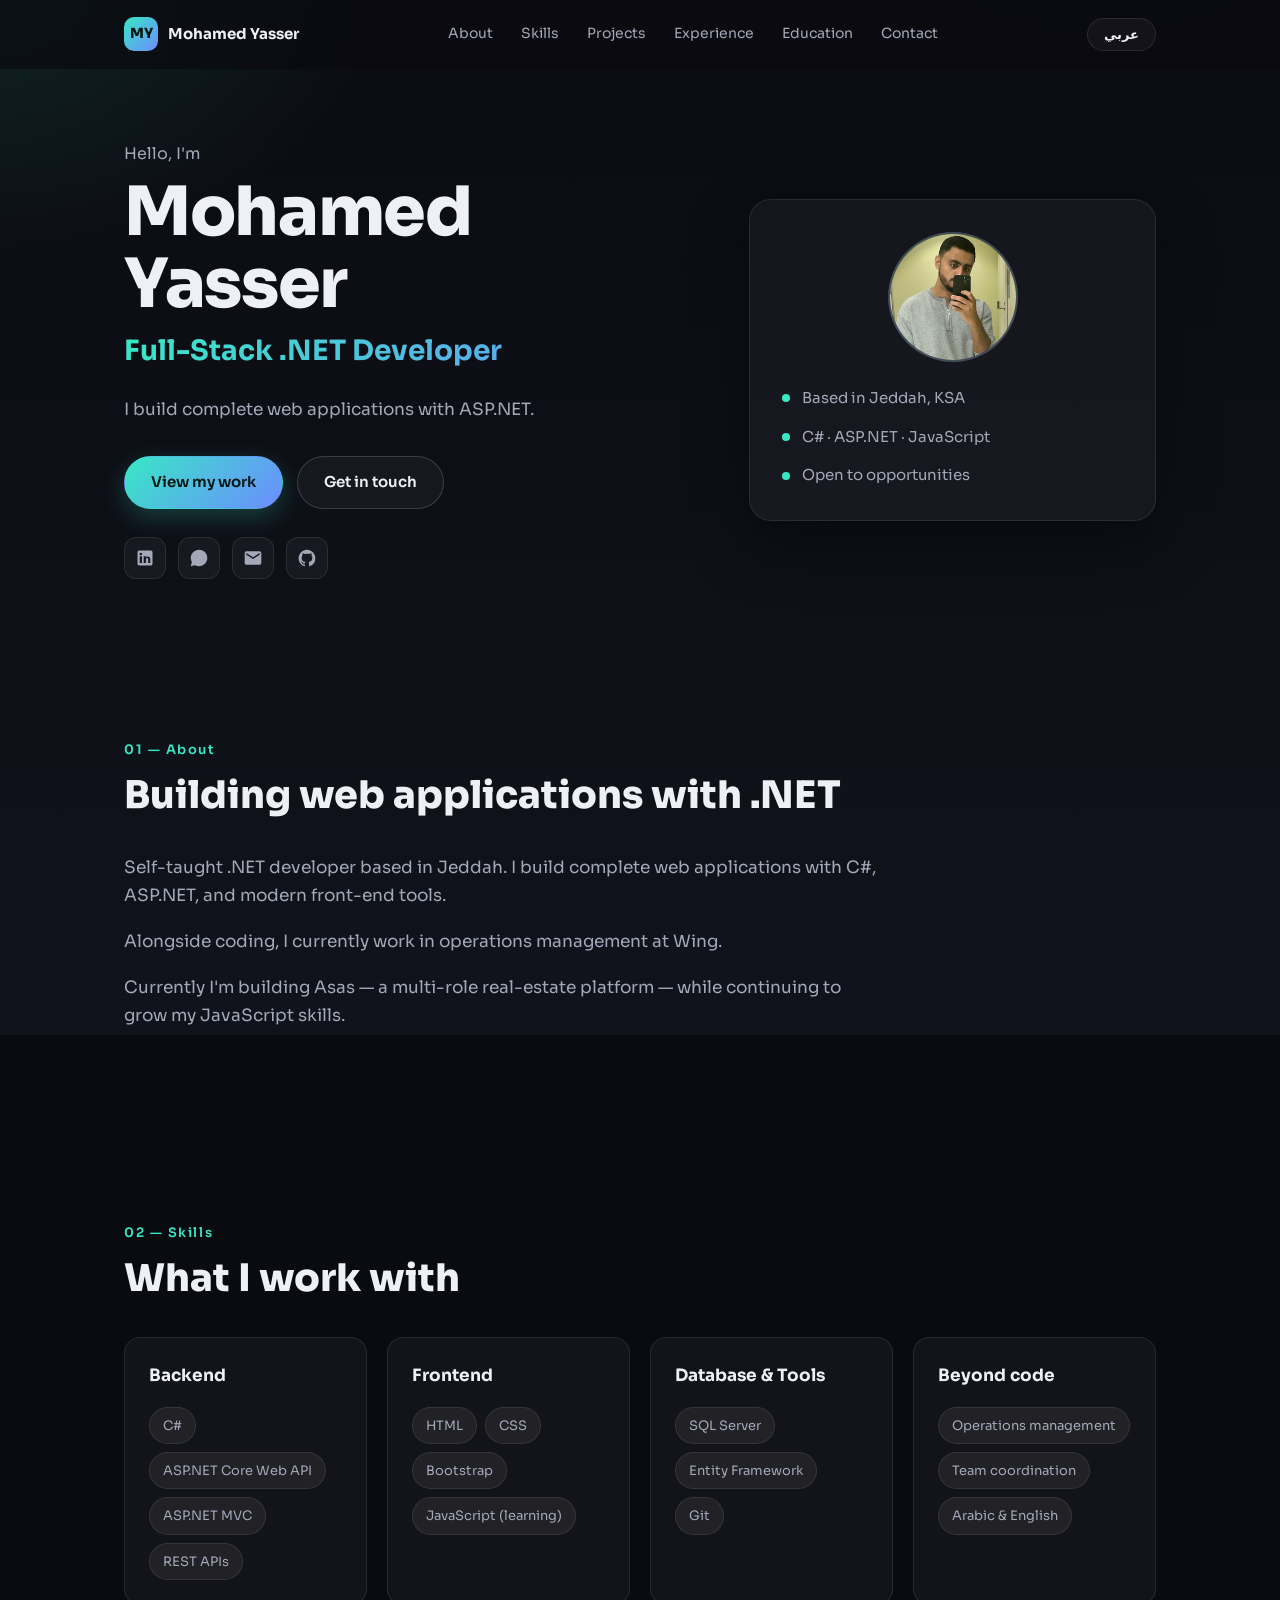
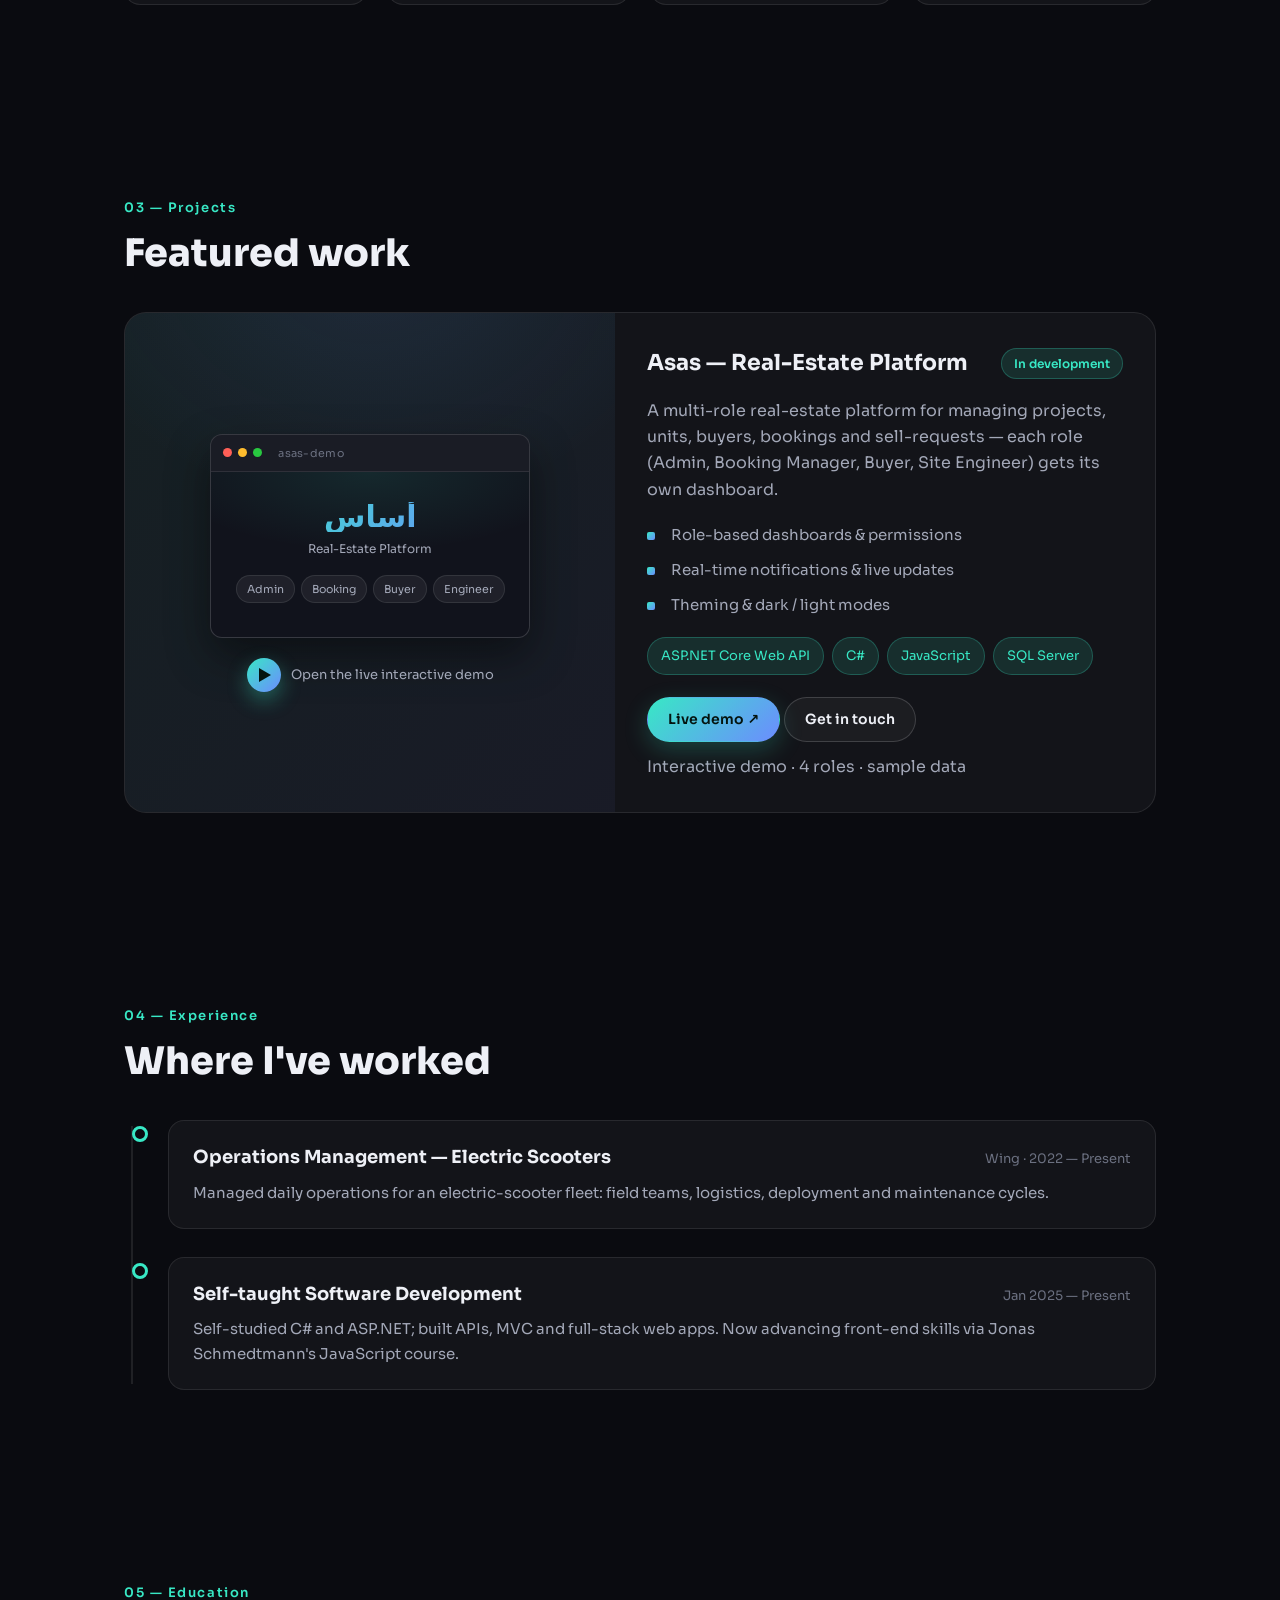
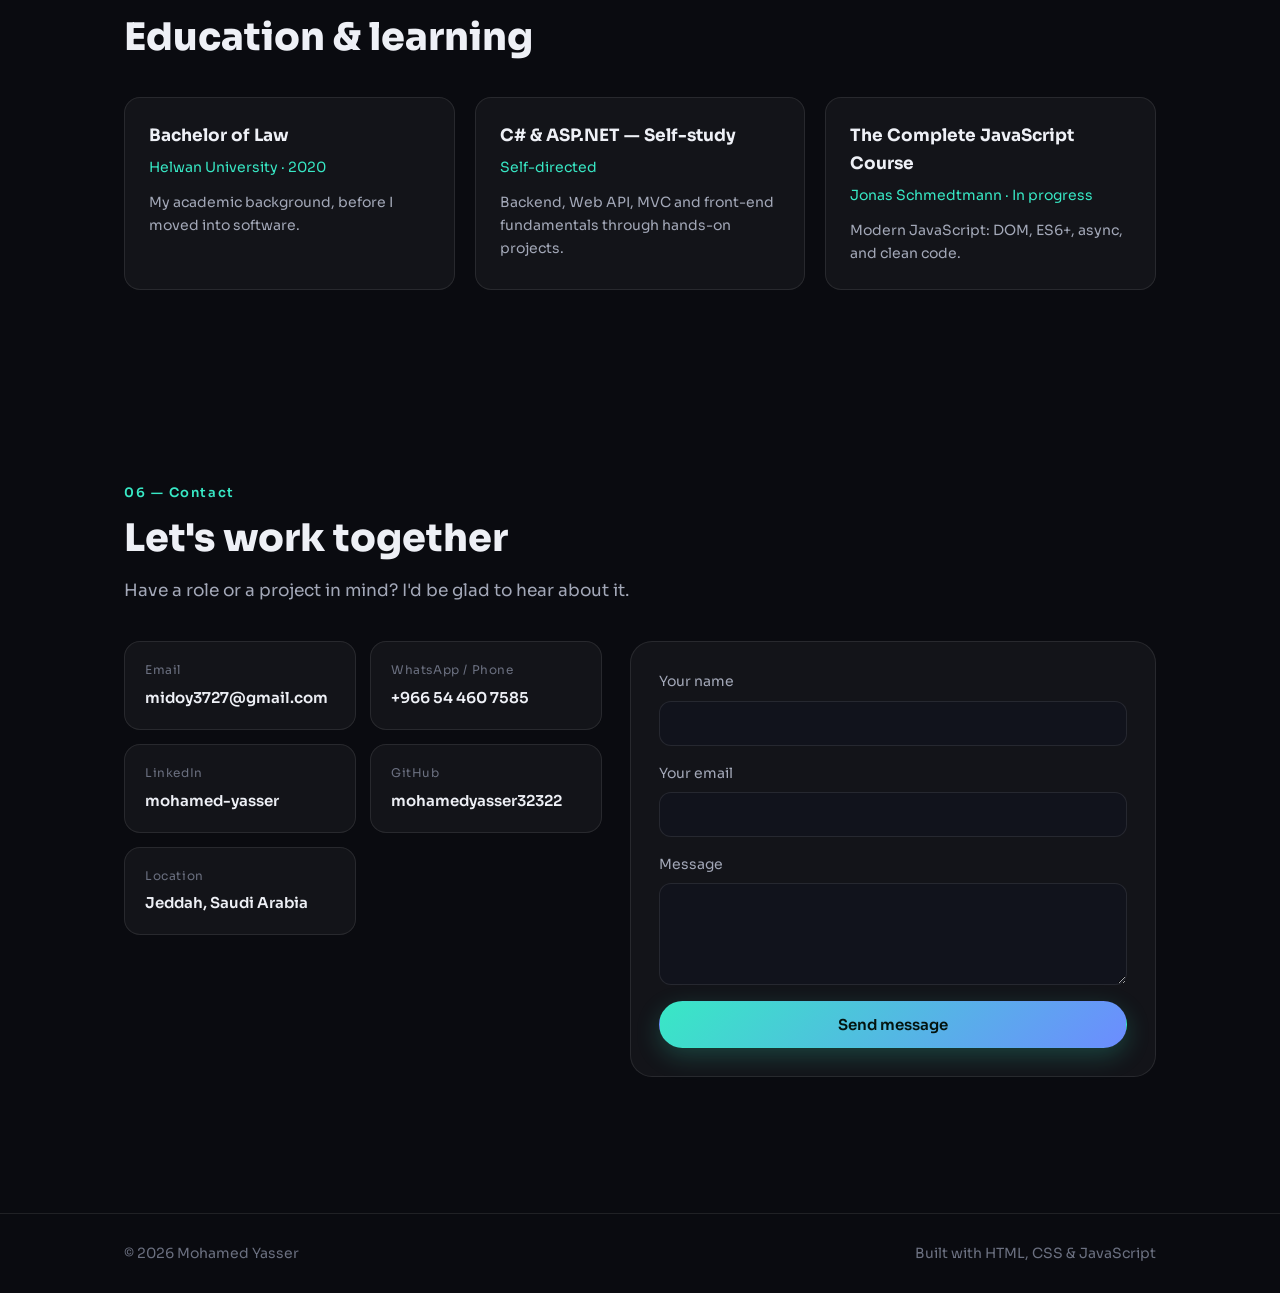
<file: index.html>
<!DOCTYPE html>
<html lang="en" dir="ltr">
<head>
  <meta charset="UTF-8" />
  <meta name="viewport" content="width=device-width, initial-scale=1.0" />
  <title>Mohamed Yasser — .NET Developer</title>
  <meta name="description" data-en="Mohamed Yasser — Self-taught .NET / Full-Stack Developer based in Jeddah." data-ar="محمد ياسر — مطوّر .NET / Full-Stack بالتعلّم الذاتي، مقيم في جدة." content="Mohamed Yasser — Self-taught .NET / Full-Stack Developer based in Jeddah." />
  <link rel="preconnect" href="https://fonts.googleapis.com" />
  <link rel="preconnect" href="https://fonts.gstatic.com" crossorigin />
  <link href="https://fonts.googleapis.com/css2?family=Cairo:wght@400;600;700;800&family=Sora:wght@400;600;700;800&display=swap" rel="stylesheet" />
  <link rel="stylesheet" href="styles.css" />
</head>
<body>
  <!-- Intro: cinematic ball drop -> burst -> reveal -->
  <div id="intro" aria-hidden="true"><canvas id="introCanvas"></canvas></div>

  <!-- Background glow -->
  <div class="bg-glow" aria-hidden="true"></div>

  <!-- Scroll progress -->
  <div class="scroll-progress" id="scrollProgress" aria-hidden="true"></div>

  <!-- Navbar -->
  <header class="nav" id="nav">
    <div class="container nav__inner">
      <a href="#hero" class="brand">
        <span class="brand__mark">MY</span>
        <span class="brand__name" data-en="Mohamed Yasser" data-ar="محمد ياسر">Mohamed Yasser</span>
      </a>

      <nav class="nav__links" id="navLinks">
        <a href="#about" data-en="About" data-ar="عنّي">About</a>
        <a href="#skills" data-en="Skills" data-ar="المهارات">Skills</a>
        <a href="#projects" data-en="Projects" data-ar="المشاريع">Projects</a>
        <a href="#experience" data-en="Experience" data-ar="الخبرات">Experience</a>
        <a href="#education" data-en="Education" data-ar="التعليم">Education</a>
        <a href="#contact" data-en="Contact" data-ar="تواصل">Contact</a>
      </nav>

      <div class="nav__actions">
        <button class="lang-toggle" id="langToggle" aria-label="Switch language">
          <span data-lang-label="en">عربي</span>
        </button>
        <button class="hamburger" id="hamburger" aria-label="Menu">
          <span></span><span></span><span></span>
        </button>
      </div>
    </div>
  </header>

  <main>
    <!-- Hero -->
    <section class="hero" id="hero">
      <div class="container hero__inner">
        <div class="hero__text">
          <p class="hero__eyebrow" data-en="Hello, I'm" data-ar="أهلاً، أنا">Hello, I'm</p>
          <h1 class="hero__name" data-en="Mohamed Yasser" data-ar="محمد ياسر">Mohamed Yasser</h1>
          <h2 class="hero__role">
            <span data-en="Full-Stack .NET Developer" data-ar="مطوّر Full-Stack .NET">Full-Stack .NET Developer</span>
          </h2>
          <p class="hero__tagline" data-en="I build complete web applications with ASP.NET." data-ar="أبني تطبيقات ويب متكاملة باستخدام ASP.NET.">
            I build complete web applications with ASP.NET.
          </p>

          <div class="hero__cta">
            <a href="#projects" class="btn btn--primary" data-en="View my work" data-ar="استعرض أعمالي">View my work</a>
            <a href="#contact" class="btn btn--ghost" data-en="Get in touch" data-ar="تواصل معي">Get in touch</a>
          </div>

          <div class="hero__socials">
            <a href="https://www.linkedin.com/in/mohamed-yasser-a94b5b287/" target="_blank" rel="noopener" aria-label="LinkedIn" class="social">
              <svg viewBox="0 0 24 24" width="20" height="20" fill="currentColor"><path d="M19 3a2 2 0 0 1 2 2v14a2 2 0 0 1-2 2H5a2 2 0 0 1-2-2V5a2 2 0 0 1 2-2h14zM8.34 18V10H5.67v8h2.67zM7 8.84a1.55 1.55 0 1 0 0-3.1 1.55 1.55 0 0 0 0 3.1zM18.34 18v-4.39c0-2.35-1.26-3.44-2.93-3.44-1.35 0-1.96.74-2.3 1.26V10h-2.67v8h2.67v-4.47c0-.24.02-.47.09-.64.19-.47.62-.96 1.34-.96.95 0 1.33.72 1.33 1.78V18h2.67z"/></svg>
            </a>
            <a href="https://wa.me/966544607585" target="_blank" rel="noopener" aria-label="WhatsApp" class="social">
              <svg viewBox="0 0 24 24" width="20" height="20" fill="currentColor"><path d="M17.47 14.38c-.3-.15-1.76-.87-2.03-.97-.27-.1-.47-.15-.67.15-.2.3-.77.97-.94 1.17-.17.2-.35.22-.65.07-.3-.15-1.26-.46-2.4-1.48-.89-.79-1.49-1.77-1.66-2.07-.17-.3-.02-.46.13-.61.13-.13.3-.35.45-.52.15-.17.2-.3.3-.5.1-.2.05-.37-.02-.52-.07-.15-.67-1.62-.92-2.22-.24-.58-.49-.5-.67-.51l-.57-.01c-.2 0-.52.07-.79.37-.27.3-1.04 1.02-1.04 2.48 0 1.46 1.06 2.87 1.21 3.07.15.2 2.1 3.2 5.08 4.49.71.31 1.26.49 1.69.62.71.23 1.36.2 1.87.12.57-.08 1.76-.72 2.01-1.41.25-.69.25-1.29.17-1.41-.07-.12-.27-.2-.57-.35zM12.04 2C6.58 2 2.13 6.45 2.13 11.91c0 1.75.46 3.45 1.32 4.95L2 22l5.25-1.38a9.86 9.86 0 0 0 4.79 1.22h.01c5.46 0 9.91-4.45 9.91-9.91 0-2.65-1.03-5.14-2.9-7.01A9.82 9.82 0 0 0 12.04 2z"/></svg>
            </a>
            <a href="mailto:midoy3727@gmail.com" aria-label="Email" class="social">
              <svg viewBox="0 0 24 24" width="20" height="20" fill="currentColor"><path d="M20 4H4a2 2 0 0 0-2 2v12a2 2 0 0 0 2 2h16a2 2 0 0 0 2-2V6a2 2 0 0 0-2-2zm0 4.24-8 5-8-5V6l8 5 8-5v2.24z"/></svg>
            </a>
            <a href="https://github.com/mohamedyasser32322" target="_blank" rel="noopener" aria-label="GitHub" class="social">
              <svg viewBox="0 0 24 24" width="20" height="20" fill="currentColor"><path d="M12 2C6.48 2 2 6.58 2 12.25c0 4.53 2.87 8.37 6.84 9.73.5.1.68-.22.68-.49 0-.24-.01-.87-.01-1.71-2.78.62-3.37-1.37-3.37-1.37-.45-1.18-1.11-1.5-1.11-1.5-.91-.64.07-.62.07-.62 1 .07 1.53 1.06 1.53 1.06.89 1.56 2.34 1.11 2.91.85.09-.66.35-1.11.63-1.37-2.22-.26-4.56-1.14-4.56-5.07 0-1.12.39-2.03 1.03-2.75-.1-.26-.45-1.3.1-2.71 0 0 .84-.27 2.75 1.05a9.4 9.4 0 0 1 2.5-.34c.85 0 1.71.12 2.5.34 1.91-1.32 2.75-1.05 2.75-1.05.55 1.41.2 2.45.1 2.71.64.72 1.03 1.63 1.03 2.75 0 3.94-2.34 4.81-4.57 5.06.36.32.68.94.68 1.9 0 1.37-.01 2.47-.01 2.81 0 .27.18.6.69.49A10.26 10.26 0 0 0 22 12.25C22 6.58 17.52 2 12 2z"/></svg>
            </a>
          </div>
        </div>

        <div class="hero__card">
          <div class="avatar">
            <img class="avatar__img" src="assets/me.jpg" alt="Mohamed Yasser" onerror="this.remove()" />
            <span class="avatar__initials">MY</span>
          </div>
          <ul class="hero__facts">
            <li><span class="dot"></span><span data-en="Based in Jeddah, KSA" data-ar="مقيم في جدة، السعودية">Based in Jeddah, KSA</span></li>
            <li><span class="dot"></span><span data-en="C# · ASP.NET · JavaScript" data-ar="C# · ASP.NET · JavaScript">C# · ASP.NET · JavaScript</span></li>
            <li><span class="dot"></span><span data-en="Open to opportunities" data-ar="متاح لفرص العمل">Open to opportunities</span></li>
          </ul>
        </div>
      </div>
    </section>

    <!-- About -->
    <section class="section" id="about">
      <div class="container">
        <p class="section__kicker" data-en="01 — About" data-ar="٠١ — عنّي">01 — About</p>
        <h2 class="section__title" data-en="Building web applications with .NET" data-ar="أبني تطبيقات ويب بـ .NET">Building web applications with .NET</h2>
        <div class="about">
          <p data-en="Self-taught .NET developer based in Jeddah. I build complete web applications with C#, ASP.NET, and modern front-end tools." data-ar="مطوّر .NET من جدة، تعلّمت ذاتياً. أبني تطبيقات ويب متكاملة بـ C# و ASP.NET وأدوات الواجهة الحديثة.">
            Self-taught .NET developer based in Jeddah. I build complete web applications with C#, ASP.NET, and modern front-end tools.
          </p>
          <p data-en="Alongside coding, I currently work in operations management at Wing." data-ar="إلى جانب البرمجة، أعمل حالياً في إدارة التشغيل بشركة Wing.">
            Alongside coding, I currently work in operations management at Wing.
          </p>
          <p data-en="Currently I'm building Asas — a multi-role real-estate platform — while continuing to grow my JavaScript skills." data-ar="أعمل حالياً على «أساس» — منصة عقارية متعددة الأدوار — وأواصل تطوير مهاراتي في JavaScript.">
            Currently I'm building Asas — a multi-role real-estate platform — while continuing to grow my JavaScript skills.
          </p>
        </div>
      </div>
    </section>

    <!-- Skills -->
    <section class="section" id="skills">
      <div class="container">
        <p class="section__kicker" data-en="02 — Skills" data-ar="٠٢ — المهارات">02 — Skills</p>
        <h2 class="section__title" data-en="What I work with" data-ar="أدواتي وتقنياتي">What I work with</h2>

        <div class="skills-grid">
          <article class="skill-card">
            <h3 data-en="Backend" data-ar="الـ Backend">Backend</h3>
            <ul class="chips">
              <li>C#</li>
              <li>ASP.NET Core Web API</li>
              <li>ASP.NET MVC</li>
              <li>REST APIs</li>
            </ul>
          </article>

          <article class="skill-card">
            <h3 data-en="Frontend" data-ar="الـ Frontend">Frontend</h3>
            <ul class="chips">
              <li>HTML</li>
              <li>CSS</li>
              <li>Bootstrap</li>
              <li><span data-en="JavaScript (learning)" data-ar="JavaScript (قيد التعلّم)">JavaScript (learning)</span></li>
            </ul>
          </article>

          <article class="skill-card">
            <h3 data-en="Database &amp; Tools" data-ar="قواعد البيانات والأدوات">Database &amp; Tools</h3>
            <ul class="chips">
              <li>SQL Server</li>
              <li>Entity Framework</li>
              <li>Git</li>
            </ul>
          </article>

          <article class="skill-card">
            <h3 data-en="Beyond code" data-ar="مهارات إضافية">Beyond code</h3>
            <ul class="chips">
              <li><span data-en="Operations management" data-ar="إدارة التشغيل">Operations management</span></li>
              <li><span data-en="Team coordination" data-ar="تنسيق الفرق">Team coordination</span></li>
              <li><span data-en="Arabic &amp; English" data-ar="عربي وإنجليزي">Arabic &amp; English</span></li>
            </ul>
          </article>
        </div>
      </div>
    </section>

    <!-- Projects -->
    <section class="section" id="projects">
      <div class="container">
        <p class="section__kicker" data-en="03 — Projects" data-ar="٠٣ — المشاريع">03 — Projects</p>
        <h2 class="section__title" data-en="Featured work" data-ar="مشاريع مختارة">Featured work</h2>

        <article class="project">
          <a class="project__media" href="https://mohamedyasser32322.github.io/asas-demo/" target="_blank" rel="noopener">
            <div class="project__placeholder">
              <div class="browser-mock" aria-hidden="true">
                <div class="browser-mock__bar">
                  <span class="bm-dot"></span><span class="bm-dot"></span><span class="bm-dot"></span>
                  <span class="bm-url">asas-demo</span>
                </div>
                <div class="browser-mock__screen">
                  <div class="bm-brand">أساس</div>
                  <div class="bm-tag" data-en="Real-Estate Platform" data-ar="منصة عقارية">Real-Estate Platform</div>
                  <div class="bm-roles">
                    <span data-en="Admin" data-ar="مدير">Admin</span>
                    <span data-en="Booking" data-ar="حجوزات">Booking</span>
                    <span data-en="Buyer" data-ar="مشتري">Buyer</span>
                    <span data-en="Engineer" data-ar="مهندس">Engineer</span>
                  </div>
                </div>
              </div>
              <span class="project__cta">
                <span class="project__play"><i></i></span>
                <span data-en="Open the live interactive demo" data-ar="افتح الديمو الحي التفاعلي">Open the live interactive demo</span>
              </span>
            </div>
          </a>
          <div class="project__body">
            <div class="project__head">
              <h3 data-en="Asas — Real-Estate Platform" data-ar="أساس — منصة عقارية">Asas — Real-Estate Platform</h3>
              <span class="badge" data-en="In development" data-ar="قيد التطوير">In development</span>
            </div>
            <p data-en="A multi-role real-estate platform for managing projects, units, buyers, bookings and sell-requests — each role (Admin, Booking Manager, Buyer, Site Engineer) gets its own dashboard." data-ar="منصة عقارية متعددة الأدوار لإدارة المشاريع والوحدات والمشترين والحجوزات وطلبات البيع — لكل دور (مدير، مدير حجوزات، مشتري، مهندس موقع) لوحته الخاصة.">
              A multi-role real-estate platform for managing projects, units, buyers, bookings and sell-requests — each role (Admin, Booking Manager, Buyer, Site Engineer) gets its own dashboard.
            </p>
            <ul class="project__features">
              <li data-en="Role-based dashboards &amp; permissions" data-ar="لوحات تحكم وصلاحيات حسب الدور">Role-based dashboards &amp; permissions</li>
              <li data-en="Real-time notifications &amp; live updates" data-ar="إشعارات فورية وتحديثات لحظية">Real-time notifications &amp; live updates</li>
              <li data-en="Theming &amp; dark / light modes" data-ar="نظام ثيمات ووضع داكن / فاتح">Theming &amp; dark / light modes</li>
            </ul>
            <ul class="chips chips--accent">
              <li>ASP.NET Core Web API</li>
              <li>C#</li>
              <li>JavaScript</li>
              <li>SQL Server</li>
            </ul>
            <div class="project__links">
              <a href="https://mohamedyasser32322.github.io/asas-demo/" target="_blank" rel="noopener" class="btn btn--small btn--primary" data-en="Live demo ↗" data-ar="تجربة حية ↗">Live demo ↗</a>
              <a href="#contact" class="btn btn--small btn--ghost" data-en="Get in touch" data-ar="تواصل">Get in touch</a>
            </div>
            <p class="project__note" data-en="Interactive demo · 4 roles · sample data" data-ar="ديمو تفاعلي · ٤ أدوار · بيانات تجريبية">Interactive demo · 4 roles · sample data</p>
          </div>
        </article>
      </div>
    </section>

    <!-- Experience -->
    <section class="section" id="experience">
      <div class="container">
        <p class="section__kicker" data-en="04 — Experience" data-ar="٠٤ — الخبرات">04 — Experience</p>
        <h2 class="section__title" data-en="Where I've worked" data-ar="مسيرتي العملية">Where I've worked</h2>

        <div class="timeline">
          <article class="timeline__item">
            <div class="timeline__dot"></div>
            <div class="timeline__content">
              <div class="timeline__head">
                <h3 data-en="Operations Management — Electric Scooters" data-ar="إدارة التشغيل — الإسكوترات الكهربائية">Operations Management — Electric Scooters</h3>
                <span class="timeline__meta" data-en="Wing · 2022 — Present" data-ar="Wing · 2022 — حتى الآن">Wing · 2022 — Present</span>
              </div>
              <p data-en="Managed daily operations for an electric-scooter fleet: field teams, logistics, deployment and maintenance cycles." data-ar="إدارة العمليات اليومية لأسطول إسكوترات كهربائية: الفرق الميدانية واللوجستيات ودورات النشر والصيانة.">
                Managed daily operations for an electric-scooter fleet: field teams, logistics, deployment and maintenance cycles.
              </p>
            </div>
          </article>

          <article class="timeline__item">
            <div class="timeline__dot"></div>
            <div class="timeline__content">
              <div class="timeline__head">
                <h3 data-en="Self-taught Software Development" data-ar="تطوير البرمجيات بالتعلّم الذاتي">Self-taught Software Development</h3>
                <span class="timeline__meta" data-en="Jan 2025 — Present" data-ar="يناير 2025 — حتى الآن">Jan 2025 — Present</span>
              </div>
              <p data-en="Self-studied C# and ASP.NET; built APIs, MVC and full-stack web apps. Now advancing front-end skills via Jonas Schmedtmann's JavaScript course." data-ar="تعلّمت C# و ASP.NET ذاتياً، وبنيت APIs وتطبيقات MVC وتطبيقات ويب متكاملة. وأطوّر حالياً مهارات الواجهات عبر دورة جوناس شميدتمان.">
                Self-studied C# and ASP.NET; built APIs, MVC and full-stack web apps. Now advancing front-end skills via Jonas Schmedtmann's JavaScript course.
              </p>
            </div>
          </article>
        </div>
      </div>
    </section>

    <!-- Education -->
    <section class="section" id="education">
      <div class="container">
        <p class="section__kicker" data-en="05 — Education" data-ar="٠٥ — التعليم">05 — Education</p>
        <h2 class="section__title" data-en="Education &amp; learning" data-ar="التعليم والتعلّم">Education &amp; learning</h2>

        <div class="edu-grid">
          <article class="edu-card">
            <h3 data-en="Bachelor of Law" data-ar="بكالوريوس الحقوق">Bachelor of Law</h3>
            <p class="edu-card__org" data-en="Helwan University · 2020" data-ar="جامعة حلوان · ٢٠٢٠">Helwan University · 2020</p>
            <p data-en="My academic background, before I moved into software." data-ar="خلفيتي الأكاديمية قبل انتقالي إلى مجال البرمجة.">My academic background, before I moved into software.</p>
          </article>

          <article class="edu-card">
            <h3 data-en="C# &amp; ASP.NET — Self-study" data-ar="C# و ASP.NET — تعلّم ذاتي">C# &amp; ASP.NET — Self-study</h3>
            <p class="edu-card__org" data-en="Self-directed" data-ar="تعلّم ذاتي">Self-directed</p>
            <p data-en="Backend, Web API, MVC and front-end fundamentals through hands-on projects." data-ar="الـ Backend و Web API و MVC وأساسيات الواجهات عبر مشاريع عملية.">Backend, Web API, MVC and front-end fundamentals through hands-on projects.</p>
          </article>

          <article class="edu-card">
            <h3 data-en="The Complete JavaScript Course" data-ar="دورة JavaScript الشاملة">The Complete JavaScript Course</h3>
            <p class="edu-card__org" data-en="Jonas Schmedtmann · In progress" data-ar="جوناس شميدتمان · قيد التقدّم">Jonas Schmedtmann · In progress</p>
            <p data-en="Modern JavaScript: DOM, ES6+, async, and clean code." data-ar="JavaScript الحديثة: DOM و ES6+ والبرمجة غير المتزامنة والكود النظيف.">Modern JavaScript: DOM, ES6+, async, and clean code.</p>
          </article>
        </div>
      </div>
    </section>

    <!-- Contact -->
    <section class="section" id="contact">
      <div class="container">
        <p class="section__kicker" data-en="06 — Contact" data-ar="٠٦ — تواصل">06 — Contact</p>
        <h2 class="section__title" data-en="Let's work together" data-ar="لنعمل معاً">Let's work together</h2>
        <p class="contact__lead" data-en="Have a role or a project in mind? I'd be glad to hear about it." data-ar="هل لديك وظيفة أو مشروع في بالك؟ يسعدني أن أسمع عنه.">Have a role or a project in mind? I'd be glad to hear about it.</p>

        <div class="contact">
          <div class="contact__cards">
            <a href="mailto:midoy3727@gmail.com" class="contact__card">
              <span class="contact__label" data-en="Email" data-ar="الإيميل">Email</span>
              <span class="contact__value">midoy3727@gmail.com</span>
            </a>
            <a href="https://wa.me/966544607585" target="_blank" rel="noopener" class="contact__card">
              <span class="contact__label" data-en="WhatsApp / Phone" data-ar="واتساب / هاتف">WhatsApp / Phone</span>
              <span class="contact__value" dir="ltr">+966 54 460 7585</span>
            </a>
            <a href="https://www.linkedin.com/in/mohamed-yasser-a94b5b287/" target="_blank" rel="noopener" class="contact__card">
              <span class="contact__label" data-en="LinkedIn" data-ar="لينكدإن">LinkedIn</span>
              <span class="contact__value">mohamed-yasser</span>
            </a>
            <a href="https://github.com/mohamedyasser32322" target="_blank" rel="noopener" class="contact__card">
              <span class="contact__label" data-en="GitHub" data-ar="جيت هَب">GitHub</span>
              <span class="contact__value">mohamedyasser32322</span>
            </a>
            <div class="contact__card contact__card--static">
              <span class="contact__label" data-en="Location" data-ar="الموقع">Location</span>
              <span class="contact__value" data-en="Jeddah, Saudi Arabia" data-ar="جدة، السعودية">Jeddah, Saudi Arabia</span>
            </div>
          </div>

          <form class="contact__form" id="contactForm">
            <label>
              <span data-en="Your name" data-ar="اسمك">Your name</span>
              <input type="text" name="name" required />
            </label>
            <label>
              <span data-en="Your email" data-ar="إيميلك">Your email</span>
              <input type="email" name="email" required />
            </label>
            <label>
              <span data-en="Message" data-ar="رسالتك">Message</span>
              <textarea name="message" rows="4" required></textarea>
            </label>
            <button type="submit" class="btn btn--primary" data-en="Send message" data-ar="إرسال الرسالة">Send message</button>
          </form>
        </div>
      </div>
    </section>
  </main>

  <footer class="footer">
    <div class="container footer__inner">
      <span data-en="© 2026 Mohamed Yasser" data-ar="© ٢٠٢٦ محمد ياسر">© 2026 Mohamed Yasser</span>
      <span class="footer__built" data-en="Built with HTML, CSS &amp; JavaScript" data-ar="مبني بـ HTML و CSS و JavaScript">Built with HTML, CSS &amp; JavaScript</span>
    </div>
  </footer>

  <script src="script.js"></script>
</body>
</html>
</file>
<file: styles.css>
/* ===== Tokens ===== */
:root {
  --bg: #0a0b10;
  --bg-soft: #11131c;
  --surface: rgba(255, 255, 255, 0.04);
  --surface-2: rgba(255, 255, 255, 0.06);
  --border: rgba(255, 255, 255, 0.09);
  --border-strong: rgba(255, 255, 255, 0.16);
  --text: #eef0f6;
  --text-dim: #a3a8b8;
  --text-faint: #6b7080;
  --accent: #38e8c5;
  --accent-2: #6c8cff;
  --accent-soft: rgba(56, 232, 197, 0.12);
  --radius: 16px;
  --radius-lg: 22px;
  --maxw: 1080px;
  --font-en: 'Sora', system-ui, sans-serif;
  --font-ar: 'Cairo', system-ui, sans-serif;
  --font: var(--font-en);
}

html[lang="ar"] { --font: var(--font-ar); }

* { box-sizing: border-box; margin: 0; padding: 0; }

html { scroll-behavior: smooth; }

body {
  font-family: var(--font);
  background: var(--bg);
  color: var(--text);
  line-height: 1.65;
  overflow-x: hidden;
  -webkit-font-smoothing: antialiased;
}

a { color: inherit; text-decoration: none; }
ul { list-style: none; }

.container {
  width: 100%;
  max-width: var(--maxw);
  margin: 0 auto;
  padding-inline: 24px;
}

/* ===== Background glow ===== */
.bg-glow {
  position: fixed;
  inset: -15%;
  z-index: -1;
  background:
    radial-gradient(600px 400px at 78% -5%, rgba(108, 140, 255, 0.16), transparent 60%),
    radial-gradient(700px 500px at 10% 8%, rgba(56, 232, 197, 0.12), transparent 60%),
    linear-gradient(180deg, var(--bg), var(--bg-soft));
  animation: drift 20s ease-in-out infinite alternate;
}

/* ===== Scroll progress bar ===== */
.scroll-progress {
  position: fixed;
  inset-block-start: 0;
  inset-inline-start: 0;
  height: 3px;
  width: 0;
  z-index: 60;
  background: linear-gradient(90deg, var(--accent), var(--accent-2));
  box-shadow: 0 0 12px rgba(56, 232, 197, 0.5);
  transition: width .1s linear;
}

/* ===== Navbar ===== */
.nav {
  position: sticky;
  top: 0;
  z-index: 50;
  backdrop-filter: blur(14px);
  background: rgba(10, 11, 16, 0.7);
  border-bottom: 1px solid transparent;
  transition: border-color .3s, background .3s;
}
.nav.scrolled { border-bottom-color: var(--border); }
.nav__inner {
  display: flex;
  align-items: center;
  justify-content: space-between;
  height: 68px;
}
.brand { display: flex; align-items: center; gap: 10px; font-weight: 700; }
.brand__mark {
  display: grid;
  place-items: center;
  width: 34px; height: 34px;
  border-radius: 10px;
  font-size: 14px;
  font-weight: 800;
  color: #04140f;
  background: linear-gradient(135deg, var(--accent), var(--accent-2));
}
.brand__name { font-size: 15px; }

.nav__links { display: flex; gap: 28px; }
.nav__links a {
  font-size: 14px;
  color: var(--text-dim);
  transition: color .2s;
  position: relative;
}
.nav__links a:hover { color: var(--text); }

.nav__actions { display: flex; align-items: center; gap: 12px; }
.lang-toggle {
  font-family: inherit;
  font-size: 13px;
  font-weight: 600;
  color: var(--text);
  background: var(--surface);
  border: 1px solid var(--border);
  border-radius: 999px;
  padding: 7px 16px;
  cursor: pointer;
  transition: border-color .2s, background .2s;
}
.lang-toggle:hover { border-color: var(--accent); background: var(--accent-soft); }

.hamburger {
  display: none;
  flex-direction: column;
  gap: 5px;
  background: none;
  border: 0;
  cursor: pointer;
  padding: 6px;
}
.hamburger span {
  width: 22px; height: 2px;
  background: var(--text);
  border-radius: 2px;
  transition: .3s;
}

/* ===== Buttons ===== */
.btn {
  display: inline-flex;
  align-items: center;
  justify-content: center;
  gap: 8px;
  font-family: inherit;
  font-weight: 600;
  font-size: 15px;
  padding: 13px 26px;
  border-radius: 999px;
  border: 1px solid transparent;
  cursor: pointer;
  transition: transform .15s, box-shadow .25s, background .2s, border-color .2s;
}
.btn:hover { transform: translateY(-2px); }
.btn--primary {
  color: #04140f;
  background: linear-gradient(135deg, var(--accent), var(--accent-2));
  box-shadow: 0 8px 24px rgba(56, 232, 197, 0.22);
}
.btn--primary:hover { box-shadow: 0 12px 30px rgba(56, 232, 197, 0.32); }
.btn--ghost {
  color: var(--text);
  background: var(--surface);
  border-color: var(--border-strong);
}
.btn--ghost:hover { border-color: var(--accent); background: var(--accent-soft); }
.btn--small { padding: 10px 20px; font-size: 14px; }

/* ===== Sections ===== */
.section { padding: 96px 0; }
.section__kicker {
  font-size: 13px;
  font-weight: 600;
  letter-spacing: .12em;
  color: var(--accent);
  margin-bottom: 12px;
}
.section__title {
  font-size: clamp(26px, 4vw, 38px);
  font-weight: 800;
  line-height: 1.2;
  margin-bottom: 36px;
  max-width: 720px;
}

/* ===== Hero ===== */
.hero { padding: 72px 0 64px; }
.hero__inner {
  display: grid;
  grid-template-columns: 1.4fr 1fr;
  gap: 56px;
  align-items: center;
}
.hero__eyebrow { color: var(--text-dim); font-size: 16px; margin-bottom: 10px; }
.hero__name {
  font-size: clamp(40px, 7vw, 68px);
  font-weight: 800;
  line-height: 1.05;
  letter-spacing: -0.02em;
}
.hero__role {
  font-size: clamp(20px, 3vw, 28px);
  font-weight: 700;
  margin-top: 8px;
  background: linear-gradient(120deg, var(--accent), var(--accent-2), var(--accent));
  background-size: 220% 100%;
  -webkit-background-clip: text;
  background-clip: text;
  color: transparent;
  animation: shimmer 6s linear infinite;
}
.hero__tagline {
  margin-top: 22px;
  color: var(--text-dim);
  font-size: 17px;
  max-width: 540px;
}
.hero__cta { display: flex; gap: 14px; margin-top: 32px; flex-wrap: wrap; }
.hero__socials { display: flex; gap: 12px; margin-top: 28px; }
.social {
  display: grid;
  place-items: center;
  width: 42px; height: 42px;
  border-radius: 12px;
  color: var(--text-dim);
  background: var(--surface);
  border: 1px solid var(--border);
  transition: .2s;
}
.social:hover { color: var(--accent); border-color: var(--accent); transform: translateY(-3px); }

.hero__card {
  background: var(--surface);
  border: 1px solid var(--border);
  border-radius: var(--radius-lg);
  padding: 32px;
  text-align: center;
  box-shadow: 0 24px 60px rgba(0, 0, 0, 0.35);
}
.avatar {
  position: relative;
  width: 130px; height: 130px;
  margin: 0 auto 24px;
  border-radius: 50%;
  display: grid;
  place-items: center;
  overflow: hidden;
  background: linear-gradient(135deg, var(--accent-soft), rgba(108, 140, 255, 0.14));
  border: 2px solid var(--border-strong);
  animation: float 5s ease-in-out infinite;
}
.avatar__img {
  position: absolute;
  inset: 0;
  width: 100%; height: 100%;
  object-fit: cover;
  object-position: 48% 16%;
}
.avatar__initials {
  font-size: 46px;
  font-weight: 800;
  background: linear-gradient(135deg, var(--accent), var(--accent-2));
  -webkit-background-clip: text;
  background-clip: text;
  color: transparent;
}
.hero__facts { display: grid; gap: 14px; text-align: start; }
.hero__facts li { display: flex; align-items: center; gap: 12px; color: var(--text-dim); font-size: 15px; }
.dot { width: 8px; height: 8px; border-radius: 50%; background: var(--accent); flex: none; }

/* ===== About ===== */
.about { display: grid; gap: 18px; max-width: 760px; }
.about p { color: var(--text-dim); font-size: 17px; }

/* ===== Skills ===== */
.skills-grid {
  display: grid;
  grid-template-columns: repeat(auto-fit, minmax(230px, 1fr));
  gap: 20px;
}
.skill-card {
  background: var(--surface);
  border: 1px solid var(--border);
  border-radius: var(--radius);
  padding: 24px;
  transition: border-color .25s, transform .25s;
}
.skill-card:hover { border-color: var(--border-strong); transform: translateY(-4px); }
.skill-card h3 { font-size: 17px; margin-bottom: 16px; }
.chips { display: flex; flex-wrap: wrap; gap: 8px; }
.chips li {
  font-size: 13px;
  padding: 7px 13px;
  border-radius: 999px;
  background: var(--surface-2);
  border: 1px solid var(--border);
  color: var(--text-dim);
}
.chips--accent li { color: var(--accent); background: var(--accent-soft); border-color: rgba(56, 232, 197, 0.25); }

/* ===== Projects ===== */
.project {
  display: grid;
  grid-template-columns: 1fr 1.1fr;
  gap: 0;
  background: var(--surface);
  border: 1px solid var(--border);
  border-radius: var(--radius-lg);
  overflow: hidden;
}
.project__media { min-height: 320px; }
.project__placeholder {
  height: 100%;
  display: flex;
  flex-direction: column;
  align-items: center;
  justify-content: center;
  gap: 20px;
  text-align: center;
  padding: 28px;
  background:
    radial-gradient(120% 90% at 50% -10%, rgba(108,140,255,0.10), transparent 55%),
    linear-gradient(135deg, rgba(56,232,197,0.06), rgba(108,140,255,0.06));
}

/* Browser-frame mock preview */
.browser-mock {
  width: 100%;
  max-width: 320px;
  border-radius: 12px;
  overflow: hidden;
  border: 1px solid var(--border-strong);
  background: var(--bg-soft);
  box-shadow: 0 18px 44px rgba(0, 0, 0, 0.45);
  transition: transform .3s ease, box-shadow .3s ease;
}
.browser-mock__bar {
  display: flex; align-items: center; gap: 6px;
  padding: 9px 12px;
  background: rgba(255, 255, 255, 0.04);
  border-bottom: 1px solid var(--border);
}
.bm-dot { width: 9px; height: 9px; border-radius: 50%; }
.bm-dot:nth-child(1) { background: #ff5f57; }
.bm-dot:nth-child(2) { background: #febc2e; }
.bm-dot:nth-child(3) { background: #28c840; }
.bm-url { margin-inline-start: 10px; font-size: 11px; color: var(--text-faint); letter-spacing: .3px; }
.browser-mock__screen {
  padding: 30px 20px 34px;
  background: radial-gradient(110% 80% at 50% 0%, rgba(56,232,197,0.10), transparent 60%);
}
.bm-brand {
  font-size: 30px; font-weight: 800; line-height: 1;
  background: linear-gradient(135deg, var(--accent), var(--accent-2));
  -webkit-background-clip: text; background-clip: text; color: transparent;
}
.bm-tag { font-size: 12px; color: var(--text-dim); margin-top: 7px; }
.bm-roles { display: flex; flex-wrap: wrap; gap: 6px; justify-content: center; margin-top: 16px; }
.bm-roles span {
  font-size: 11px; padding: 4px 10px; border-radius: 999px;
  background: var(--surface-2); border: 1px solid var(--border); color: var(--text-dim);
}
.project__cta { display: inline-flex; align-items: center; gap: 10px; font-size: 13px; color: var(--text-dim); transition: color .25s; }
.project__body { padding: 32px; }
.project__head { display: flex; align-items: center; justify-content: space-between; gap: 12px; margin-bottom: 16px; }
.project__head h3 { font-size: 22px; }
.badge {
  font-size: 12px;
  font-weight: 600;
  padding: 5px 12px;
  border-radius: 999px;
  color: var(--accent);
  background: var(--accent-soft);
  border: 1px solid rgba(56, 232, 197, 0.25);
  white-space: nowrap;
}
.project__body > p { color: var(--text-dim); font-size: 16px; }
.project__features { display: grid; gap: 10px; margin: 20px 0; }
.project__features li { position: relative; padding-inline-start: 24px; color: var(--text-dim); font-size: 15px; }
.project__features li::before {
  content: "";
  position: absolute;
  inset-inline-start: 0; top: 9px;
  width: 8px; height: 8px;
  border-radius: 2px;
  background: linear-gradient(135deg, var(--accent), var(--accent-2));
}
.project__links { margin-top: 22px; }
.project__note { margin-top: 12px; font-size: 13px; color: var(--text-faint); }

/* Clickable demo media */
a.project__media { cursor: pointer; }
a.project__media:hover .browser-mock { transform: translateY(-4px); box-shadow: 0 26px 60px rgba(0, 0, 0, 0.55); }
a.project__media:hover .project__cta { color: var(--text); }
.project__play {
  width: 34px; height: 34px; border-radius: 50%;
  display: grid; place-items: center;
  background: linear-gradient(135deg, var(--accent), var(--accent-2));
  box-shadow: 0 8px 20px rgba(56, 232, 197, 0.35);
  transition: transform .25s;
  flex-shrink: 0;
}
a.project__media:hover .project__play { transform: scale(1.1); }
.project__play i {
  width: 0; height: 0; margin-inline-start: 3px;
  border-style: solid;
  border-width: 7px 0 7px 12px;
  border-color: transparent transparent transparent #04140f;
}

/* ===== Timeline ===== */
.timeline { position: relative; display: grid; gap: 28px; padding-inline-start: 8px; }
.timeline::before {
  content: "";
  position: absolute;
  inset-inline-start: 7px;
  top: 6px; bottom: 6px;
  width: 2px;
  background: var(--border);
}
.timeline__item { position: relative; padding-inline-start: 36px; }
.timeline__dot {
  position: absolute;
  inset-inline-start: 0; top: 6px;
  width: 16px; height: 16px;
  border-radius: 50%;
  background: var(--bg);
  border: 3px solid var(--accent);
}
.timeline__content {
  background: var(--surface);
  border: 1px solid var(--border);
  border-radius: var(--radius);
  padding: 22px 24px;
}
.timeline__head { display: flex; align-items: baseline; justify-content: space-between; gap: 12px; flex-wrap: wrap; margin-bottom: 8px; }
.timeline__head h3 { font-size: 18px; }
.timeline__meta { font-size: 13px; color: var(--text-faint); }
.timeline__content p { color: var(--text-dim); font-size: 15px; }

/* ===== Education ===== */
.edu-grid {
  display: grid;
  grid-template-columns: repeat(auto-fit, minmax(260px, 1fr));
  gap: 20px;
}
.edu-card {
  background: var(--surface);
  border: 1px solid var(--border);
  border-radius: var(--radius);
  padding: 24px;
  transition: border-color .25s, transform .25s;
}
.edu-card:hover { border-color: var(--border-strong); transform: translateY(-4px); }
.edu-card h3 { font-size: 17px; }
.edu-card__org { color: var(--accent); font-size: 14px; margin: 6px 0 12px; }
.edu-card p:last-child { color: var(--text-dim); font-size: 14px; }

/* ===== Contact ===== */
.contact__lead { color: var(--text-dim); font-size: 17px; margin: -20px 0 36px; }
.contact { display: grid; grid-template-columns: 1fr 1.1fr; gap: 28px; align-items: start; }
.contact__cards { display: grid; grid-template-columns: 1fr 1fr; gap: 14px; }
.contact__card {
  display: grid;
  gap: 6px;
  background: var(--surface);
  border: 1px solid var(--border);
  border-radius: var(--radius);
  padding: 18px 20px;
  transition: border-color .2s, transform .2s;
}
a.contact__card:hover { border-color: var(--accent); transform: translateY(-3px); }
.contact__label { font-size: 12px; color: var(--text-faint); letter-spacing: .05em; }
.contact__value { font-size: 15px; font-weight: 600; word-break: break-word; }

.contact__form { display: grid; gap: 16px; background: var(--surface); border: 1px solid var(--border); border-radius: var(--radius-lg); padding: 28px; }
.contact__form label { display: grid; gap: 7px; font-size: 14px; color: var(--text-dim); }
.contact__form input,
.contact__form textarea {
  font-family: inherit;
  font-size: 15px;
  color: var(--text);
  background: var(--bg-soft);
  border: 1px solid var(--border);
  border-radius: 12px;
  padding: 12px 14px;
  resize: vertical;
  transition: border-color .2s;
}
.contact__form input:focus,
.contact__form textarea:focus { outline: none; border-color: var(--accent); }

/* ===== Footer ===== */
.footer { border-top: 1px solid var(--border); padding: 28px 0; margin-top: 40px; }
.footer__inner { display: flex; justify-content: space-between; gap: 14px; flex-wrap: wrap; color: var(--text-faint); font-size: 14px; }

/* ===== Keyframes ===== */
@keyframes fadeUp { from { opacity: 0; transform: translateY(22px); } to { opacity: 1; transform: none; } }
@keyframes float { 0%, 100% { transform: translateY(0); } 50% { transform: translateY(-9px); } }
@keyframes shimmer { to { background-position: 220% 0; } }
@keyframes drift {
  from { transform: translate(-1.5%, -1%) scale(1.02); }
  to   { transform: translate(1.5%, 1%) scale(1.08); }
}

/* ===== Hero entrance (staggered) ===== */
.hero__eyebrow, .hero__name, .hero__role, .hero__tagline, .hero__cta, .hero__socials {
  opacity: 0;
  animation: fadeUp .7s cubic-bezier(.2, .7, .2, 1) forwards;
}
.hero__eyebrow { animation-delay: .05s; }
.hero__name    { animation-delay: .15s; }
.hero__role    { animation-delay: .25s; }
.hero__tagline { animation-delay: .35s; }
.hero__cta     { animation-delay: .45s; }
.hero__socials { animation-delay: .55s; }

/* ===== Section + card reveal on scroll ===== */
.section, .hero__card {
  opacity: 0; transform: translateY(26px);
  transition: opacity .7s cubic-bezier(.16, 1, .3, 1), transform .7s cubic-bezier(.16, 1, .3, 1);
}
.section.is-visible, .hero__card.is-visible { opacity: 1; transform: none; }

/* section heading slides in ahead of the cards */
.section__kicker, .section__title {
  opacity: 0; transform: translateY(18px);
  transition: opacity .6s cubic-bezier(.16, 1, .3, 1), transform .6s cubic-bezier(.16, 1, .3, 1);
}
.section.is-visible .section__kicker { opacity: 1; transform: none; transition-delay: .04s; }
.section.is-visible .section__title  { opacity: 1; transform: none; transition-delay: .12s; }

.skill-card, .edu-card, .timeline__item, .contact__card, .project {
  opacity: 0;
  transform: translateY(30px) scale(.97);
  filter: blur(6px);
  transition: opacity .7s cubic-bezier(.16, 1, .3, 1), transform .7s cubic-bezier(.16, 1, .3, 1), filter .7s ease;
}
.section.is-visible .skill-card,
.section.is-visible .edu-card,
.section.is-visible .timeline__item,
.section.is-visible .contact__card,
.section.is-visible .project { opacity: 1; transform: none; filter: blur(0); }

.section.is-visible :is(.skill-card, .edu-card, .timeline__item, .contact__card):nth-child(1) { transition-delay: .20s; }
.section.is-visible :is(.skill-card, .edu-card, .timeline__item, .contact__card):nth-child(2) { transition-delay: .30s; }
.section.is-visible :is(.skill-card, .edu-card, .timeline__item, .contact__card):nth-child(3) { transition-delay: .40s; }
.section.is-visible :is(.skill-card, .edu-card, .timeline__item, .contact__card):nth-child(4) { transition-delay: .50s; }

/* ===== Hover polish ===== */
.btn--primary { position: relative; overflow: hidden; }
.btn--primary::after {
  content: "";
  position: absolute;
  inset: 0;
  background: linear-gradient(110deg, transparent 30%, rgba(255, 255, 255, 0.35) 50%, transparent 70%);
  transform: translateX(-120%);
  transition: transform .6s ease;
}
.btn--primary:hover::after { transform: translateX(120%); }

.nav__links a::after {
  content: "";
  position: absolute;
  inset-block-end: -4px;
  inset-inline-start: 0;
  width: 100%;
  height: 2px;
  background: var(--accent);
  transform: scaleX(0);
  transform-origin: inline-start;
  transition: transform .25s ease;
}
.nav__links a:hover::after { transform: scaleX(1); }

.chips li { transition: transform .2s ease, border-color .2s ease, color .2s ease; }
.chips li:hover { transform: translateY(-2px); border-color: var(--accent); color: var(--text); }

/* ===== Responsive ===== */
@media (max-width: 880px) {
  .hero__inner { grid-template-columns: 1fr; gap: 40px; }
  .hero__card { max-width: 360px; }
  .project { grid-template-columns: 1fr; }
  .project__media { min-height: 200px; }
  .contact { grid-template-columns: 1fr; }
}

@media (max-width: 680px) {
  .nav__links {
    position: fixed;
    inset-block-start: 68px;
    inset-inline: 0;
    flex-direction: column;
    gap: 0;
    background: var(--bg-soft);
    border-bottom: 1px solid var(--border);
    padding: 8px 24px 16px;
    transform: translateY(-120%);
    transition: transform .3s ease;
  }
  .nav__links.open { transform: translateY(0); }
  .nav__links a { padding: 14px 0; border-bottom: 1px solid var(--border); }
  .hamburger { display: flex; }
  .section { padding: 72px 0; }
  .contact__cards { grid-template-columns: 1fr; }
  .footer__inner { justify-content: center; text-align: center; }
}

@media (prefers-reduced-motion: reduce) {
  *, *::after, *::before { animation: none !important; scroll-behavior: auto; }
  .section, .hero__card,
  .hero__eyebrow, .hero__name, .hero__role, .hero__tagline, .hero__cta, .hero__socials,
  .skill-card, .edu-card, .timeline__item, .contact__card, .project {
    opacity: 1; transform: none; transition: none;
  }
  #intro { display: none !important; }
}

/* ===== Intro: cinematic ball drop + burst (canvas-driven) ===== */
body.intro-lock { overflow: hidden; }

#intro {
  position: fixed; inset: 0; z-index: 100000;
  background: var(--bg);
  overflow: hidden;
  transition: opacity .55s ease;
  /* Fail-safe: if JS never runs, the overlay still gets out of the way */
  animation: intro-failsafe .01s linear 5.5s forwards;
}
@keyframes intro-failsafe { to { opacity: 0; visibility: hidden; pointer-events: none; } }
#intro.done { opacity: 0; pointer-events: none; }
#introCanvas { position: absolute; inset: 0; width: 100%; height: 100%; display: block; }

/* Content entrance once the intro clears (staggered, springy) */
@keyframes intro-rise {
  from { opacity: 0; transform: translateY(30px) scale(.96); filter: blur(8px); }
  to   { opacity: 1; transform: none; filter: blur(0); }
}
body.intro-done .hero__eyebrow { animation: intro-rise .7s .04s cubic-bezier(.16, 1, .3, 1) both; }
body.intro-done .hero__name    { animation: intro-rise .7s .12s cubic-bezier(.16, 1, .3, 1) both; }
body.intro-done .hero__role    { animation: intro-rise .7s .20s cubic-bezier(.16, 1, .3, 1) both; }
body.intro-done .hero__tagline { animation: intro-rise .7s .28s cubic-bezier(.16, 1, .3, 1) both; }
body.intro-done .hero__cta     { animation: intro-rise .7s .36s cubic-bezier(.16, 1, .3, 1) both; }
body.intro-done .hero__socials { animation: intro-rise .7s .44s cubic-bezier(.16, 1, .3, 1) both; }
body.intro-done .hero__card    { animation: intro-rise .8s .30s cubic-bezier(.16, 1, .3, 1) both; }
</file>
